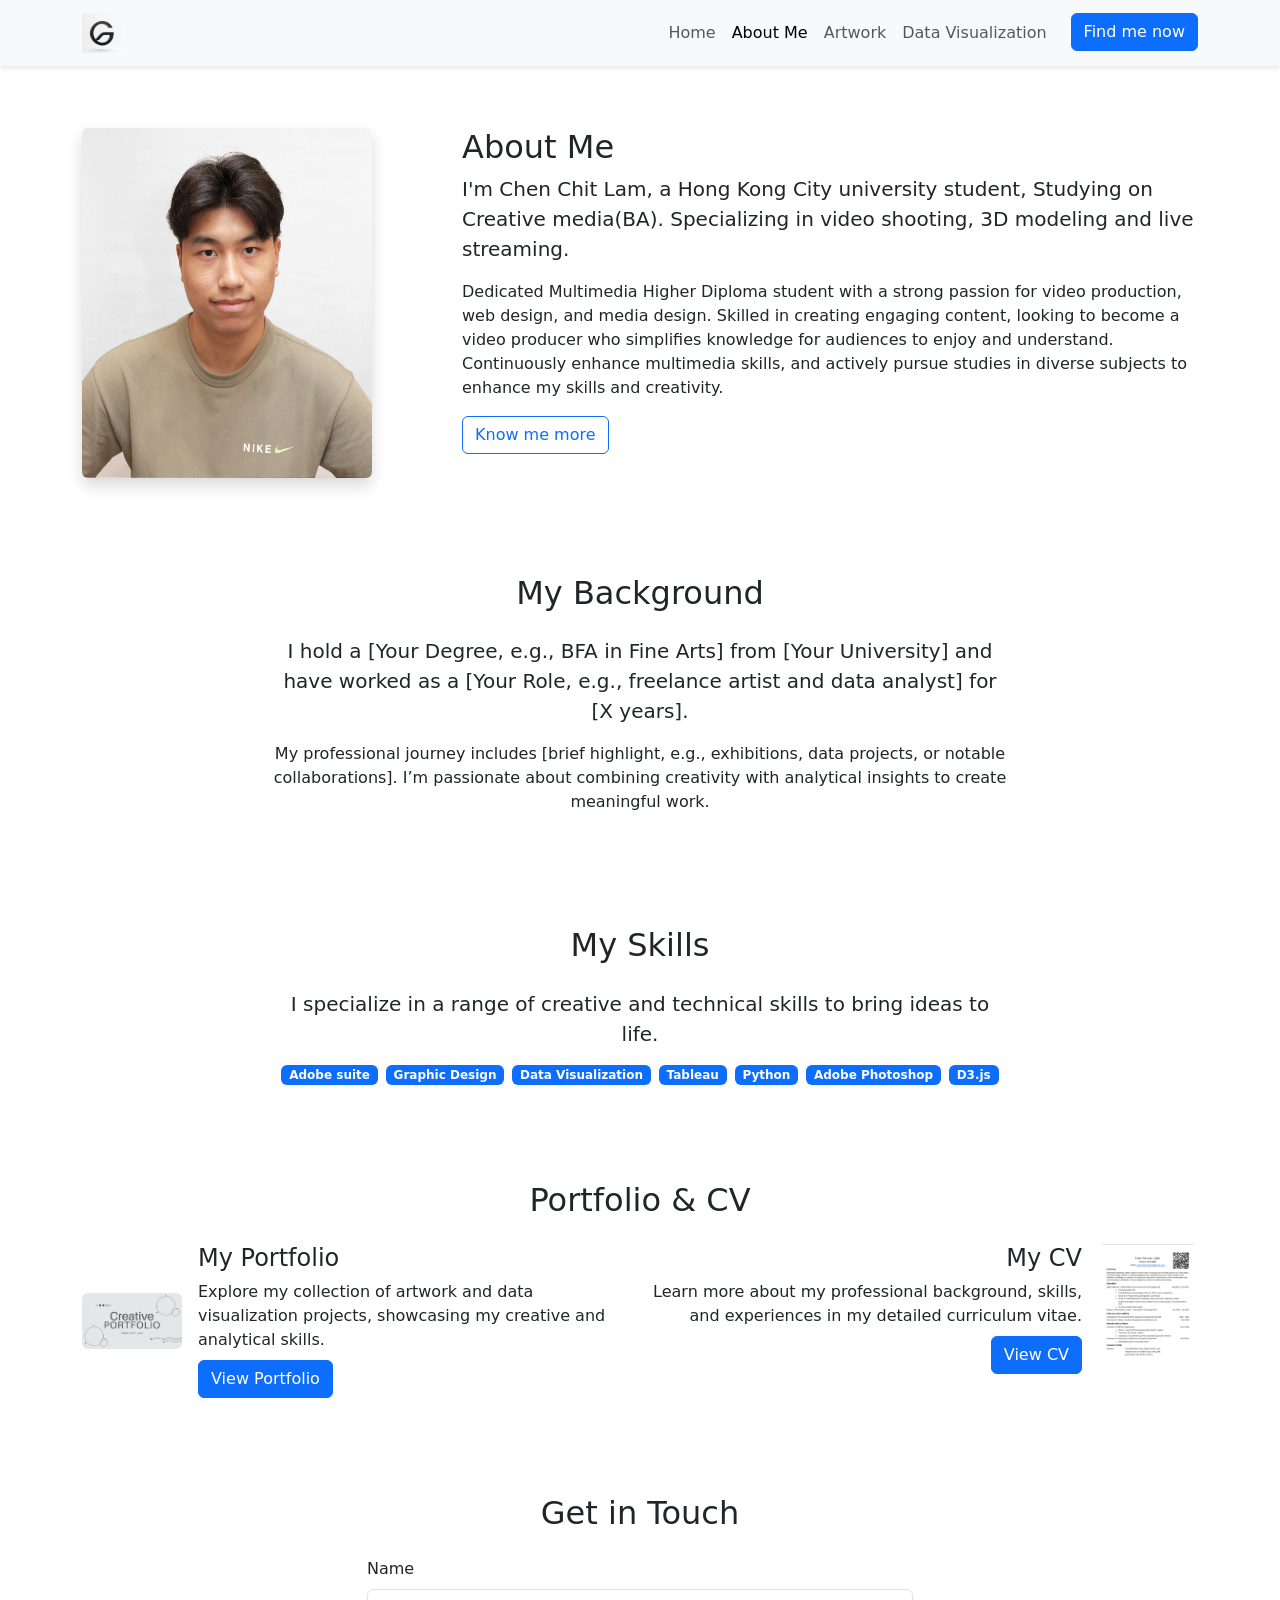
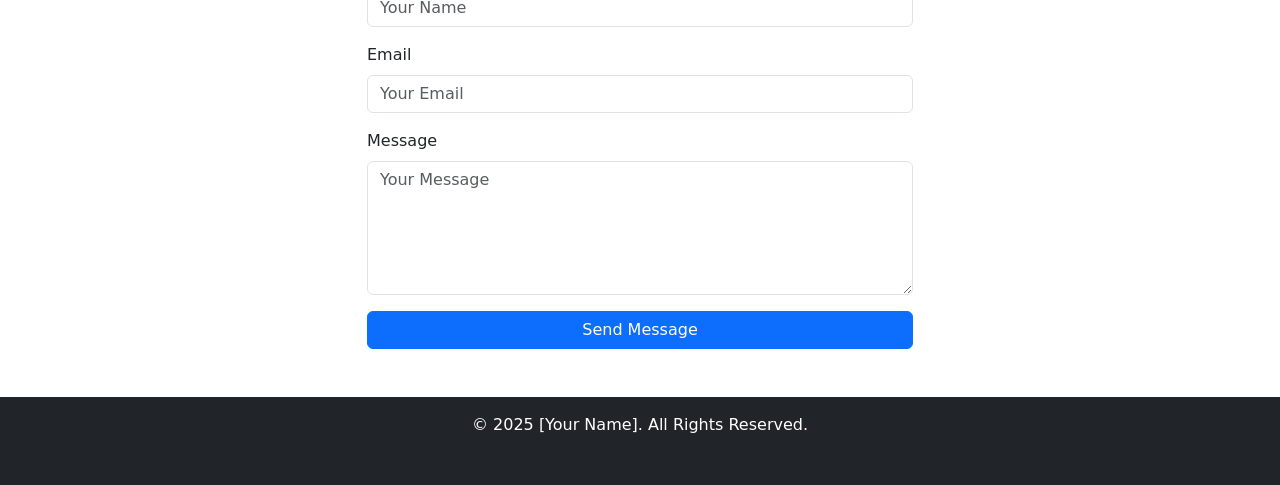
<file: aboutme.html>
<!DOCTYPE html>
<html lang="en">
<head>
    <meta charset="UTF-8">
    <meta name="viewport" content="width=device-width, initial-scale=1.0">
    <title>About Me</title>
    <!-- Bootstrap CSS CDN -->
    <link href="https://cdn.jsdelivr.net/npm/bootstrap@5.3.3/dist/css/bootstrap.min.css" rel="stylesheet">
    <!-- Custom CSS -->
    <link rel="stylesheet" href="css/aboutmestyle.css">
</head>
<body>
    <!-- Navbar -->
    <nav class="navbar navbar-expand-lg navbar-light bg-light fixed-top">
        <div class="container">
            <!-- Logo -->
            <a class="navbar-brand" href="index.html">
                <img src="file/Glaz_logo.jpg" alt="Glaz_logo" style="height: 40px;">
            </a>
            <!-- Toggler for mobile -->
            <button class="navbar-toggler" type="button" data-bs-toggle="collapse" data-bs-target="#navbarNav" aria-controls="navbarNav" aria-expanded="false" aria-label="Toggle navigation">
                <span class="navbar-toggler-icon"></span>
            </button>
            <!-- Menu items -->
            <div class="collapse navbar-collapse" id="navbarNav">
                <ul class="navbar-nav ms-auto">
                    <li class="nav-item">
                        <a class="nav-link" href="index.html">Home</a>
                    </li>
                    <li class="nav-item">
                        <a class="nav-link active" aria-current="page" href="aboutme.html">About Me</a>
                    </li>
                    <li class="nav-item">
                        <a class="nav-link" href="artwork.html">Artwork</a>
                    </li>
                    <li class="nav-item">
                        <a class="nav-link" href="datavis.html">Data Visualization</a>
                    </li>
                    <li class="nav-item">
                        <a class="btn btn-primary ms-lg-3" href="#contact">Find me now</a>
                    </li>
                </ul>
            </div>
        </div>
    </nav>

    <!-- About Section -->
    <section id="about" class="py-5" style="padding-top: 120px;">
        <div class="container">
            <div class="row">
                <div class="col-md-4">
                    <img src="file/ChenChitLam_photo.jpg" alt="ChenChitLam_photo" class="img-fluid rounded shadow">
                </div>
                <div class="col-md-8">
                    <h2 class="text-start">About Me</h2>
                    <p class="lead">
                        I'm Chen Chit Lam, a Hong Kong City university student, Studying on Creative media(BA). Specializing in video shooting, 3D modeling and live streaming.
                    </p>
                    <p>
                        Dedicated Multimedia Higher Diploma student with a strong passion for video production, web design, and media design. 
                        Skilled in creating engaging content, looking to become a video producer who simplifies knowledge for audiences to enjoy and understand. 
                        Continuously enhance multimedia skills, and actively pursue studies in diverse subjects to enhance my skills and creativity.
                    </p>
                    <a href="#contact" class="btn btn-outline-primary">Know me more</a>
                </div>
            </div>
        </div>
    </section>

    <!-- Background Section -->
    <section id="background" class="py-5 bg-off-white">
        <div class="container">
            <h2 class="text-center mb-4">My Background</h2>
            <div class="row justify-content-center">
                <div class="col-md-8 text-center">
                    <p class="lead">
                        I hold a [Your Degree, e.g., BFA in Fine Arts] from [Your University] and have worked as a [Your Role, e.g., freelance artist and data analyst] for [X years].
                    </p>
                    <p>
                        My professional journey includes [brief highlight, e.g., exhibitions, data projects, or notable collaborations]. 
                        I’m passionate about combining creativity with analytical insights to create meaningful work.
                    </p>
                </div>
            </div>
        </div>
    </section>

    <!-- Skills Section -->
    <section id="skills" class="py-5 bg-light-beige">
        <div class="container">
            <h2 class="text-center mb-4">My Skills</h2>
            <div class="row justify-content-center">
                <div class="col-md-8 text-center">
                    <p class="lead">
                        I specialize in a range of creative and technical skills to bring ideas to life.
                    </p>
                    <div class="d-flex flex-wrap justify-content-center gap-2">
                        <span class="badge bg-primary">Adobe suite</span>
                        <span class="badge bg-primary">Graphic Design</span>
                        <span class="badge bg-primary">Data Visualization</span>
                        <span class="badge bg-primary">Tableau</span>
                        <span class="badge bg-primary">Python</span>
                        <span class="badge bg-primary">Adobe Photoshop</span>
                        <span class="badge bg-primary">D3.js</span>
                    </div>
                </div>
            </div>
        </div>
    </section>

    <!-- Portfolio and CV Section -->
    <section id="portfolio-cv" class="py-5 bg-light-gray">
        <div class="container">
            <h2 class="text-center mb-4">Portfolio & CV</h2>
            <div class="row g-4 justify-content-center">
                <!-- Portfolio -->
                <div class="col-md-6">
                    <div class="d-flex align-items-center">
                        <img src="file/portfolio_thumbnail.png" alt="Portfolio Thumbnail" class="img-fluid rounded me-3" style="max-width: 100px;">
                        <div>
                            <h4>My Portfolio</h4>
                            <p class="mb-2">
                                Explore my collection of artwork and data visualization projects, showcasing my creative and analytical skills.
                            </p>
                            <a href="file/ChenChitLam_portfolio.pdf" target="_blank" class="btn btn-primary">View Portfolio</a>
                        </div>
                    </div>
                </div>
                <!-- CV -->
                <div class="col-md-6">
                    <div class="d-flex align-items-center flex-row-reverse">
                        <img src="file/cv_thumbnail.png" alt="CV Thumbnail" class="img-fluid rounded ms-3" style="max-width: 100px;">
                        <div class="text-end">
                            <h4>My CV</h4>
                            <p class="mb-2">
                                Learn more about my professional background, skills, and experiences in my detailed curriculum vitae.
                            </p>
                            <a href="file/Julian_CV.pdf" target="_blank" class="btn btn-primary">View CV</a>
                        </div>
                    </div>
                </div>
            </div>
        </div>
    </section>

    <!-- Contact Section -->
    <section id="contact" class="py-5 bg-light-gray">
        <div class="container">
            <h2 class="text-center mb-4">Get in Touch</h2>
            <div class="row justify-content-center">
                <div class="col-md-6">
                    <form>
                        <div class="mb-3">
                            <label for="name" class="form-label">Name</label>
                            <input type="text" class="form-control" id="name" placeholder="Your Name">
                        </div>
                        <div class="mb-3">
                            <label for="email" class="form-label">Email</label>
                            <input type="email" class="form-control" id="email" placeholder="Your Email">
                        </div>
                        <div class="mb-3">
                            <label for="message" class="form-label">Message</label>
                            <textarea class="form-control" id="message" rows="5" placeholder="Your Message"></textarea>
                        </div>
                        <button type="submit" class="btn btn-primary w-100">Send Message</button>
                    </form>
                </div>
            </div>
        </div>
    </section>

    <!-- Footer -->
    <footer class="bg-dark text-white text-center py-3">
        <div class="container">
            <p class="mb-0">&copy; 2025 [Your Name]. All Rights Reserved.</p>
            <div class="mt-2">
                <a href="https://twitter.com" class="text-white me-3"><i class="fab fa-twitter"></i></a>
                <a href="https://linkedin.com" class="text-white me-3"><i class="fab fa-linkedin"></i></a>
                <a href="https://github.com" class="text-white"><i class="fab fa-github"></i></a>
            </div>
        </div>
    </footer>
</body>
</html>
</file>
<file: css/aboutmestyle.css>
html{
    scroll-behavior: smooth;
}

/* Custom Styles */
body {
    scroll-behavior: smooth;
    padding-top: 80px;
}

.navbar {
      box-shadow: 0 2px 5px rgba(0, 0, 0, 0.1);
      animation: slideDown 2s ease-in-out forwards; /* Animation applied */
    }
    /* Keyframes for slide-down animation */
    @keyframes slideDown {
      0% {
        transform: translateY(-100%); /* Start above the viewport */
        opacity: 0; /* Optional: fade in */
      }
      100% {
        transform: translateY(0); /* End at normal position */
        opacity: 1; /* Fully visible */
      }
    }

.navbar-brand img {
    max-height: 40px;
    width: auto;
}
.col-md-4 img{
    width: 290px;
    height: 350px;
}

#portfolio, #cv {
    background-color: #f8f9fa;
}

#portfolio .btn, #cv .btn {
    transition: background-color 0.3s;
}

#portfolio .btn:hover, #cv .btn:hover {
    background-color: #0056b3;
}

#portfolio img, #cv img {
    max-width: 100px;
    height: auto;
    object-fit: cover;
    border-radius: 8px;
}

@media (max-width: 576px) {
    #portfolio .d-flex, #cv .d-flex {
        flex-direction: column;
        text-align: center;
    }
    #portfolio img, #cv img {
        margin: 0 auto 1rem;
    }
    #cv .text-end {
        text-align: center !important;
    }
}

footer a {
    transition: color 0.3s;
}

footer a:hover {
    color: #0d6efd !important;
}

.form-control:focus {
    border-color: #0d6efd;
    box-shadow: 0 0 5px rgba(13, 110, 253, 0.5);
}
</file>
